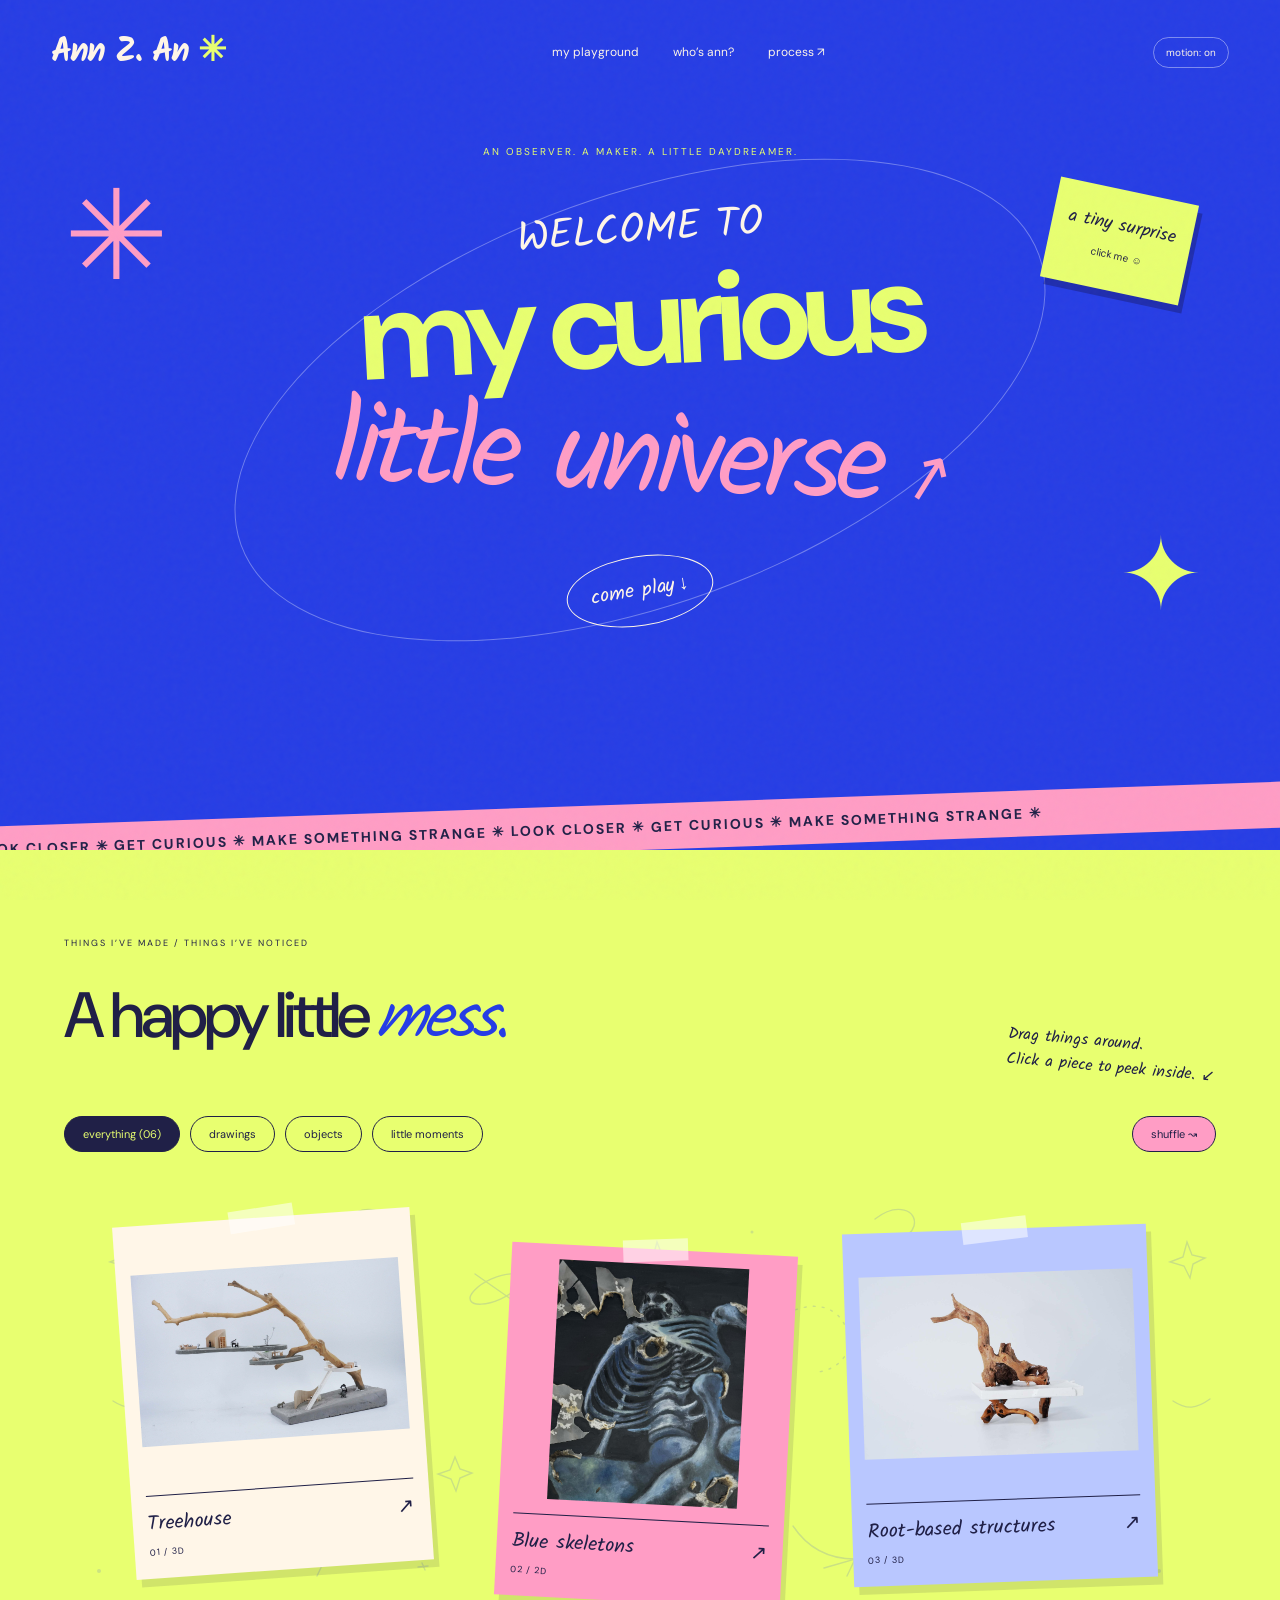
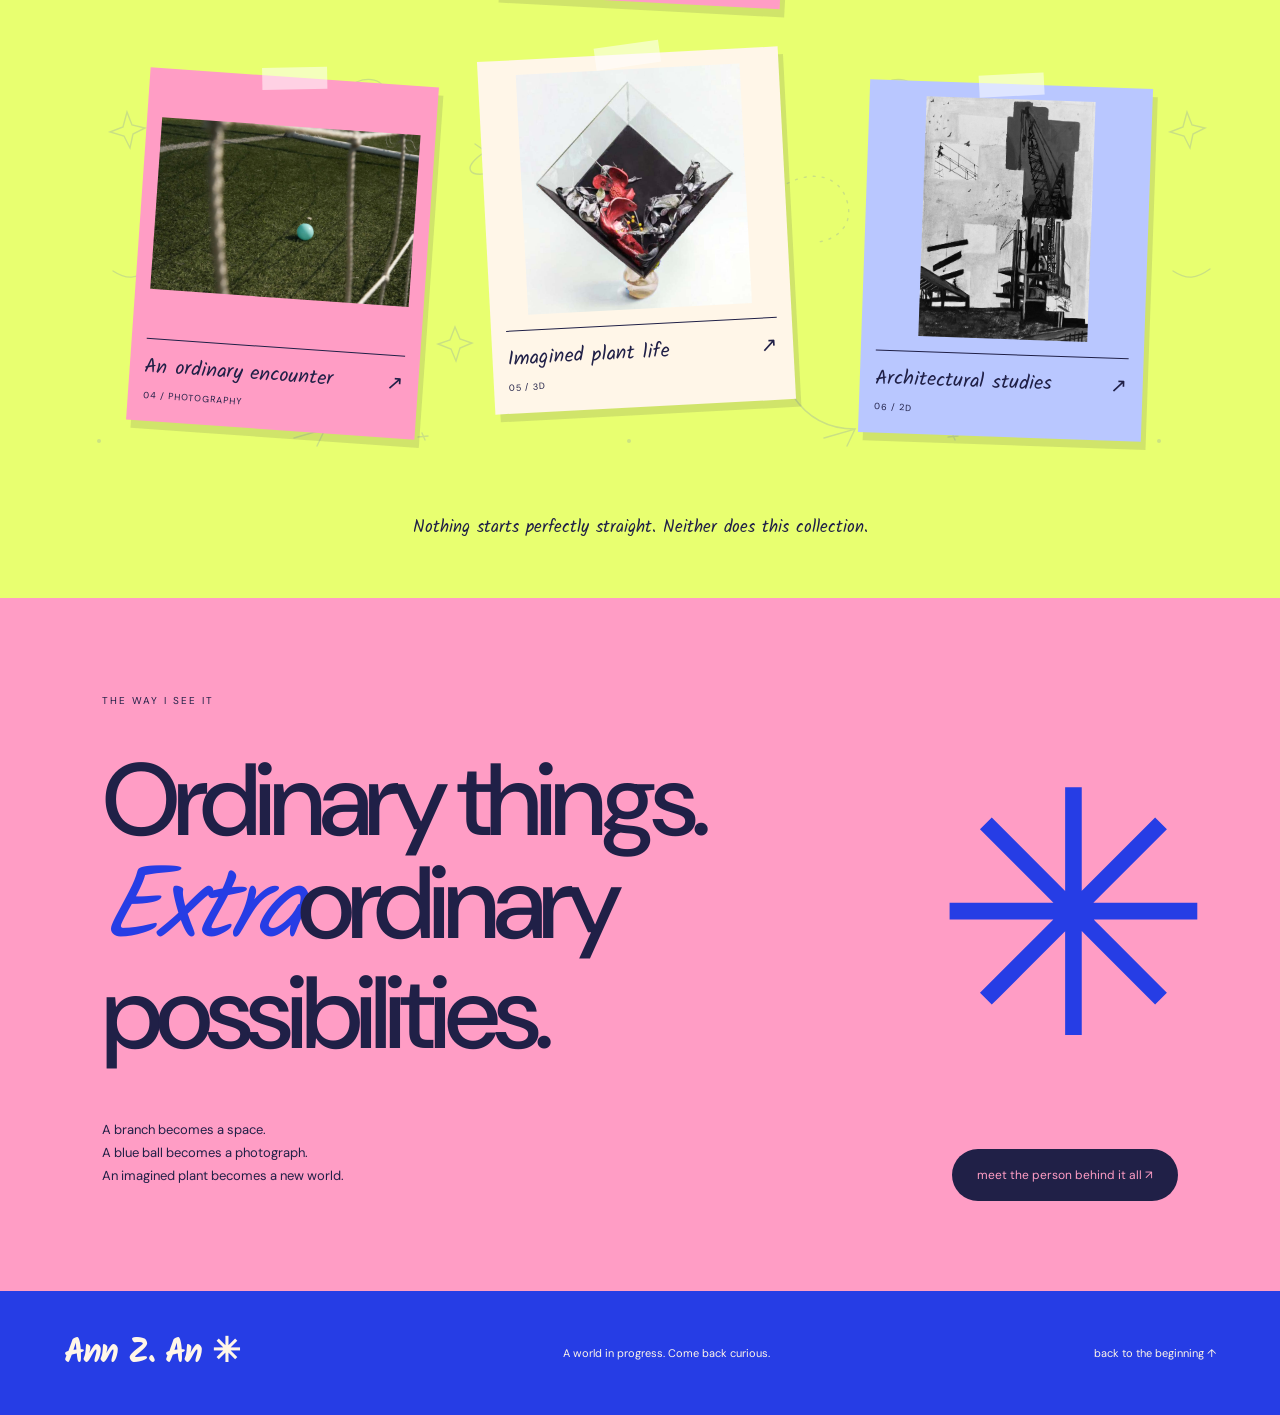
<file: index.html>
<!doctype html><html lang="en"><head><meta charset="utf-8"><meta name="viewport" content="width=device-width,initial-scale=1"><title>Ann Z. An — A curious little universe</title><meta name="description" content="Step into Ann Z. An’s playful world of observations, objects and imagined possibilities."><link rel="stylesheet" href="universe.css"></head><body><div class="grain" aria-hidden="true"></div><header><a class="brand" href="#">Ann Z. An<span>✳</span></a><nav><a href="#playground">my playground</a><button id="about-open">who’s ann?</button><a href="identity.html">process ↗</a></nav><button id="motion" aria-pressed="false">motion: on</button></header><main><section class="intro"><div class="topnote">AN OBSERVER. A MAKER. A LITTLE DAYDREAMER.</div><h1><span>WELCOME TO</span><strong>my curious</strong><em>little universe<span>↗</span></em></h1><a class="enter" href="#playground">come play <span>↓</span></a><span class="scribble star s1" aria-hidden="true">✳</span><span class="scribble star s2" aria-hidden="true">✦</span><span class="orbit" aria-hidden="true"></span><button class="floating-note" id="surprise">a tiny surprise<br><span>click me ☺</span></button><div class="ticker"><div>LOOK CLOSER ✳ GET CURIOUS ✳ MAKE SOMETHING STRANGE ✳ LOOK CLOSER ✳ GET CURIOUS ✳ MAKE SOMETHING STRANGE ✳ </div></div></section><section id="playground"><div class="play-heading"><div><span class="label">THINGS I’VE MADE / THINGS I’VE NOTICED</span><h2>A happy little <i>mess.</i></h2></div><p>Drag things around.<br>Click a piece to peek inside. ↙</p></div><div class="filters" aria-label="Filter works"><button data-filter="All" class="selected">everything (06)</button><button data-filter="2D">drawings</button><button data-filter="3D">objects</button><button data-filter="Photography">little moments</button><button id="shuffle">shuffle ↝</button></div><div id="desk"></div><p class="desk-note">Nothing starts perfectly straight. Neither does this collection.</p></section><section class="manifesto"><span>THE WAY I SEE IT</span><h2>Ordinary things.<br><i>Extra</i>ordinary<br>possibilities.</h2><div class="manifesto-bottom"><p>A branch becomes a space.<br>A blue ball becomes a photograph.<br>An imagined plant becomes a new world.</p><button id="about-open-2">meet the person behind it all ↗</button></div><span class="big-star" aria-hidden="true">✳</span></section></main><footer><a class="brand" href="#">Ann Z. An ✳</a><p>A world in progress. Come back curious.</p><a href="#">back to the beginning ↑</a></footer><div id="project-close-zone" hidden><button id="floating-project-close" aria-label="Close current project">×<span>close</span></button></div><dialog id="project"><button class="close" aria-label="Close project">back to my universe ×</button><div id="project-content"></div><button id="next">another discovery →</button></dialog><dialog id="about"><button class="close" aria-label="Close about">close the notebook ×</button><div class="notebook"><div class="book-left"><span class="label">A FEW PAGES ABOUT ME</span><h2>Hello,<br>I’m <i>Ann.</i></h2><div class="portrait-art">a / a<span>☺</span></div><p>Observer, maker,<br>collector of small wonders.</p></div><div class="book-right"><span id="page-number">01 / 03</span><div id="page-copy"></div><button id="turn-page">turn the page ↷</button></div></div></dialog><div id="confetti" aria-hidden="true"></div><script src="universe.js"></script></body></html>
</file>
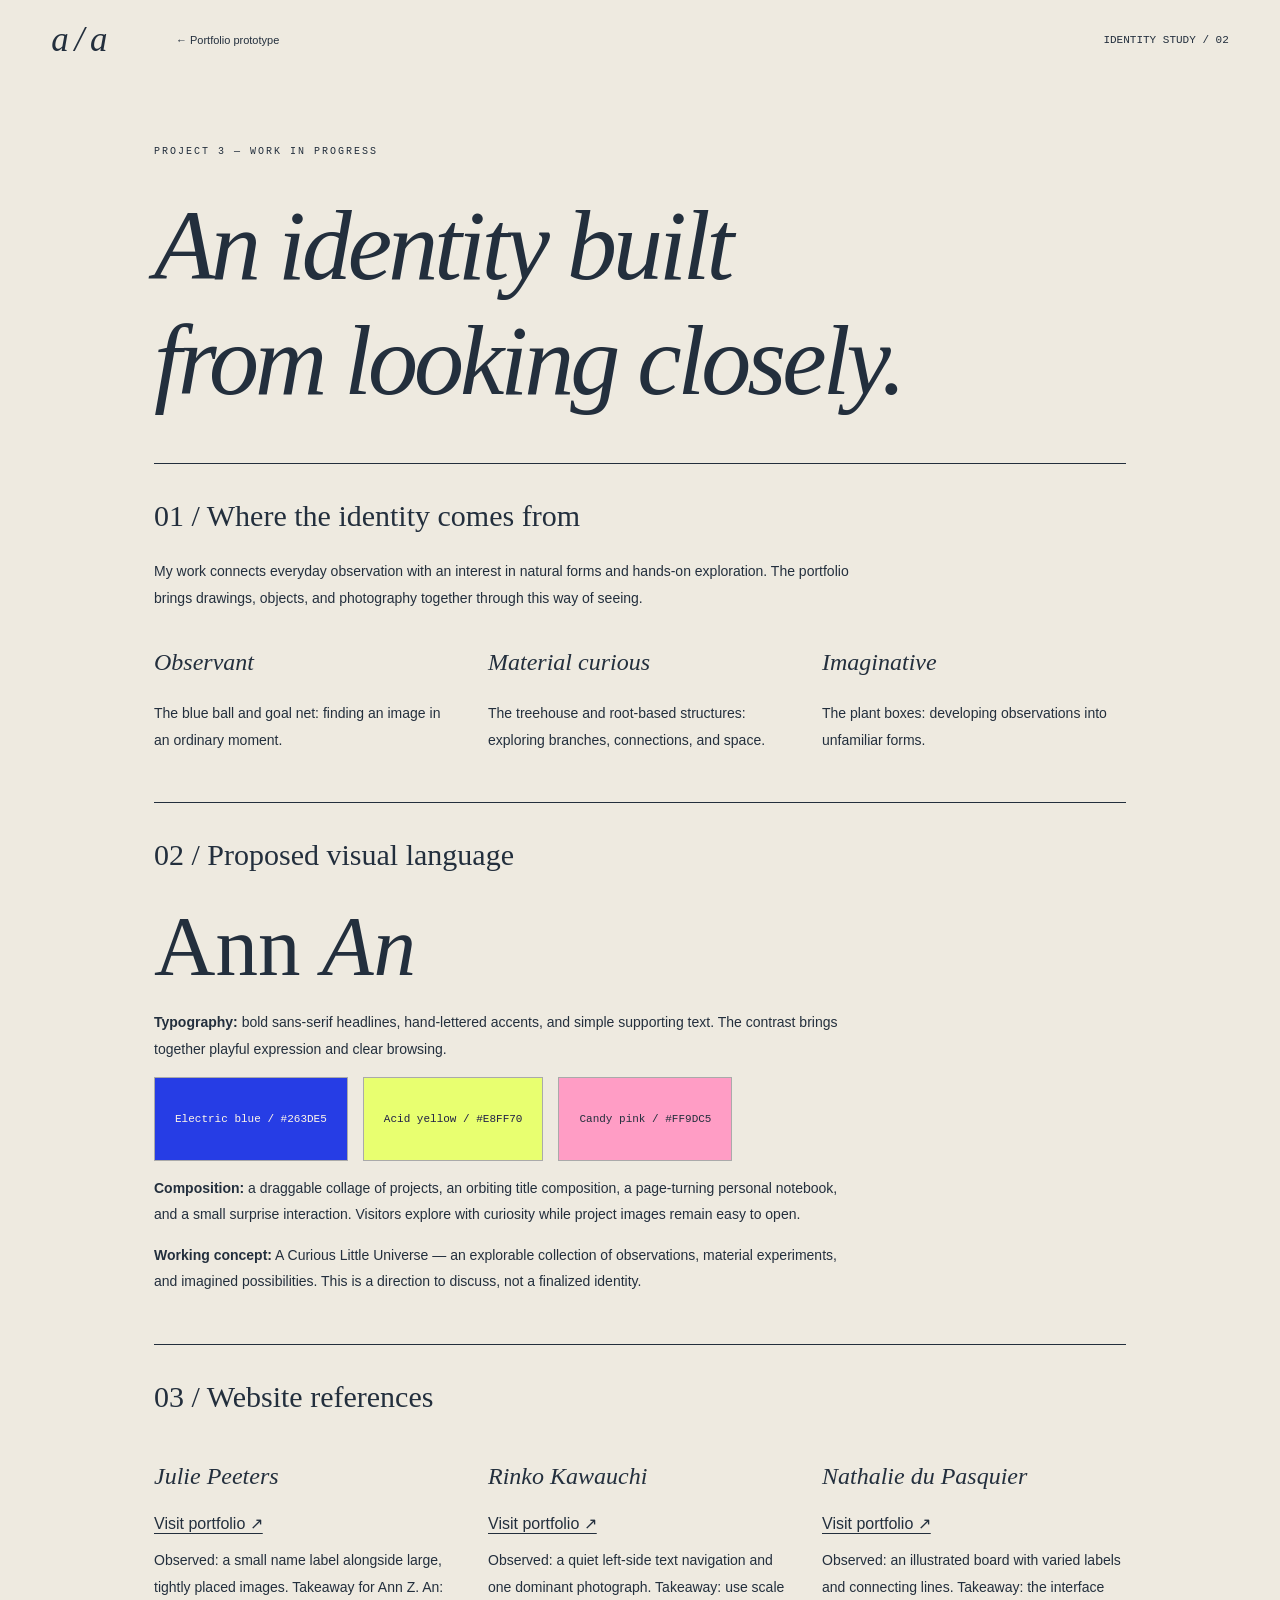
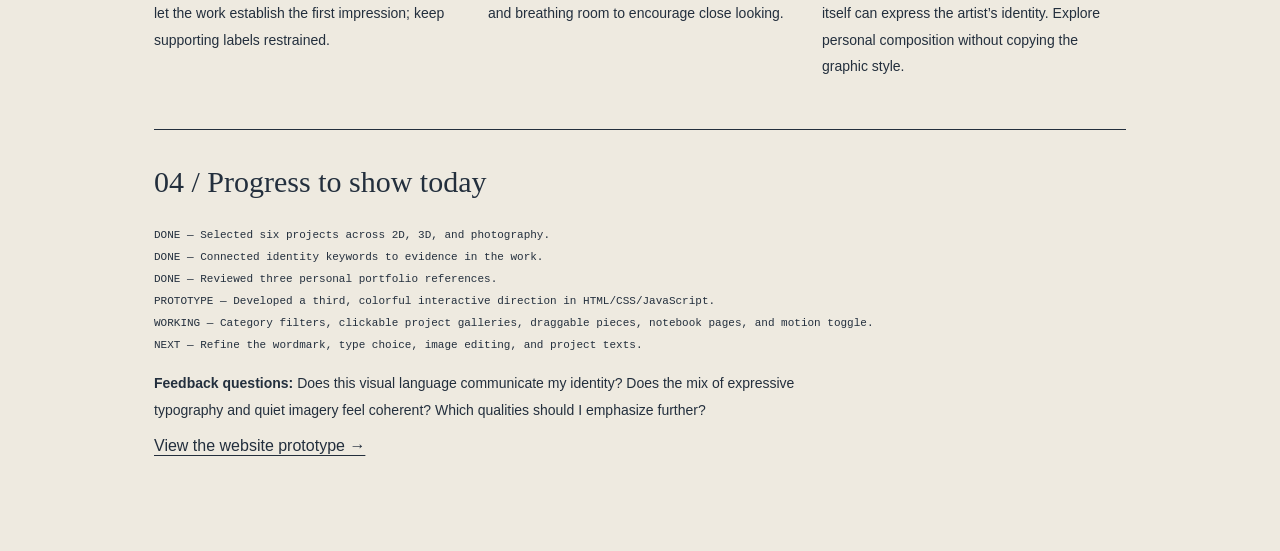
<file: identity.html>
<!doctype html><html lang="en"><head><meta charset="utf-8"><meta name="viewport" content="width=device-width,initial-scale=1"><title>Ann Z. An — Identity study</title><link rel="stylesheet" href="style.css"><style>.notes{max-width:1100px;margin:auto;padding:60px 5%}.notes h1{font:italic clamp(55px,8vw,100px) Georgia,serif;letter-spacing:-4px;margin:30px 0 45px}.notes section{padding:35px 0;border-top:1px solid var(--ink)}.notes h2{font:30px Georgia,serif;margin-bottom:25px}.notes p{font-size:14px;line-height:1.9;max-width:700px}.note-grid{display:grid;grid-template-columns:repeat(3,1fr);gap:30px}.notes h3{font:italic 24px Georgia,serif}.swatches{display:flex;gap:15px}.swatches span{padding:35px 20px;border:1px solid #aaa;font:11px monospace}.sample{font-family:Didot,'Bodoni 72',Georgia,serif;font-size:85px}.status{font:11px monospace;line-height:2}.notes a{text-decoration:underline;text-underline-offset:4px}@media(max-width:700px){.note-grid{grid-template-columns:1fr}.swatches{flex-wrap:wrap}}</style></head><body><header><a class="logo" href="index.html">a / a</a><nav><a href="index.html">← Portfolio prototype</a></nav><span class="header-note">IDENTITY STUDY / 02</span></header><main class="notes"><span class="eyebrow">PROJECT 3 — WORK IN PROGRESS</span><h1>An identity built<br>from looking closely.</h1><section><h2>01 / Where the identity comes from</h2><p>My work connects everyday observation with an interest in natural forms and hands-on exploration. The portfolio brings drawings, objects, and photography together through this way of seeing.</p><div class="note-grid"><div><h3>Observant</h3><p>The blue ball and goal net: finding an image in an ordinary moment.</p></div><div><h3>Material curious</h3><p>The treehouse and root-based structures: exploring branches, connections, and space.</p></div><div><h3>Imaginative</h3><p>The plant boxes: developing observations into unfamiliar forms.</p></div></div></section><section><h2>02 / Proposed visual language</h2><div class="sample">Ann <i>An</i></div><p><b>Typography:</b> bold sans-serif headlines, hand-lettered accents, and simple supporting text. The contrast brings together playful expression and clear browsing.</p><div class="swatches"><span style="background:#263de5;color:#fff6e8">Electric blue / #263DE5</span><span style="background:#e8ff70;color:#202047">Acid yellow / #E8FF70</span><span style="background:#ff9dc5">Candy pink / #FF9DC5</span></div><p><b>Composition:</b> a draggable collage of projects, an orbiting title composition, a page-turning personal notebook, and a small surprise interaction. Visitors explore with curiosity while project images remain easy to open.</p><p><b>Working concept:</b> A Curious Little Universe — an explorable collection of observations, material experiments, and imagined possibilities. This is a direction to discuss, not a finalized identity.</p></section><section><h2>03 / Website references</h2><div class="note-grid"><div><h3>Julie Peeters</h3><a href="https://juliempeeters.com/" target="_blank" rel="noopener">Visit portfolio ↗</a><p>Observed: a small name label alongside large, tightly placed images. Takeaway for Ann Z. An: let the work establish the first impression; keep supporting labels restrained.</p></div><div><h3>Rinko Kawauchi</h3><a href="https://rinkokawauchi.com/en/" target="_blank" rel="noopener">Visit portfolio ↗</a><p>Observed: a quiet left-side text navigation and one dominant photograph. Takeaway: use scale and breathing room to encourage close looking.</p></div><div><h3>Nathalie du Pasquier</h3><a href="https://nathaliedupasquier.com/" target="_blank" rel="noopener">Visit portfolio ↗</a><p>Observed: an illustrated board with varied labels and connecting lines. Takeaway: the interface itself can express the artist’s identity. Explore personal composition without copying the graphic style.</p></div></div></section><section><h2>04 / Progress to show today</h2><div class="status">DONE — Selected six projects across 2D, 3D, and photography.<br>DONE — Connected identity keywords to evidence in the work.<br>DONE — Reviewed three personal portfolio references.<br>PROTOTYPE — Developed a third, colorful interactive direction in HTML/CSS/JavaScript.<br>WORKING — Category filters, clickable project galleries, draggable pieces, notebook pages, and motion toggle.<br>NEXT — Refine the wordmark, type choice, image editing, and project texts.</div><p><b>Feedback questions:</b> Does this visual language communicate my identity? Does the mix of expressive typography and quiet imagery feel coherent? Which qualities should I emphasize further?</p><a href="index.html">View the website prototype →</a></section></main></body></html>
</file>
<file: universe.css>
@import url('https://fonts.googleapis.com/css2?family=DM+Sans:wght@400;500;700&family=Kalam:wght@400;700&display=swap');
:root{--blue:#263de5;--lime:#e8ff70;--pink:#ff9dc5;--ink:#202047;--paper:#fff6e8}*{box-sizing:border-box}html{scroll-behavior:smooth}body{margin:0;background:var(--blue);color:var(--paper);font-family:'DM Sans',Arial,sans-serif}a{color:inherit;text-decoration:none}button{font:inherit;cursor:pointer;color:inherit}header{position:absolute;top:0;left:0;right:0;z-index:5;display:flex;align-items:center;justify-content:space-between;padding:25px 4%}.brand{font-family:'Kalam','Comic Sans MS',cursive;font-size:34px;font-weight:700;letter-spacing:-2px}.brand span{color:var(--lime);padding-left:10px}nav{display:flex;gap:28px;align-items:center;font-size:12px}nav button,#motion{background:none;border:0;font-size:12px}nav a:hover,nav button:hover{text-decoration:underline;text-underline-offset:5px}#motion{border:1px solid #ffffff66;border-radius:30px;padding:8px 12px;font-size:10px}.grain{pointer-events:none;position:fixed;inset:0;z-index:50;opacity:.07;background-image:url("data:image/svg+xml,%3Csvg viewBox='0 0 180 180' xmlns='http://www.w3.org/2000/svg'%3E%3Cfilter id='n'%3E%3CfeTurbulence type='fractalNoise' baseFrequency='.8' numOctaves='3' stitchTiles='stitch'/%3E%3C/filter%3E%3Cpath fill='%23fff' filter='url(%23n)' opacity='.5' d='M0 0h180v180H0z'/%3E%3C/svg%3E")}.intro{position:relative;padding:145px 7% 140px;overflow:hidden;min-height:850px}.topnote{font-size:10px;letter-spacing:2px;text-align:center;color:var(--lime)}h1{text-align:center;margin:40px auto 25px;position:relative;z-index:2;font-weight:400;max-width:1000px}h1>span{display:block;font-family:'Kalam','Comic Sans MS',cursive;font-size:clamp(25px,3.2vw,44px);transform:rotate(-4deg);margin-bottom:-12px}h1 strong{display:block;font-size:clamp(72px,10vw,150px);font-weight:700;letter-spacing:-8px;line-height:1.1;color:var(--lime);transform:rotate(-3deg)}h1 em{font-family:'Kalam','Comic Sans MS',cursive;font-size:clamp(65px,9vw,135px);letter-spacing:-7px;line-height:1.2;font-style:normal;display:block;color:var(--pink);transform:rotate(2deg)}h1 em span{display:inline-block;font-family:Arial;font-size:.55em;transform:rotate(-15deg);padding-left:20px}.intro-copy{text-align:center;font-size:14px;line-height:1.8}.enter{display:flex;align-items:center;justify-content:space-between;width:148px;margin:25px auto 0;border:1px solid var(--paper);border-radius:50%;padding:18px 24px;font-family:'Kalam',cursive;font-size:20px;transform:rotate(-9deg);position:relative;z-index:3}.enter:hover{background:var(--pink);color:var(--ink)}.scribble{position:absolute;pointer-events:none}.s1{font-size:125px;color:var(--pink);top:155px;left:5%;animation:spin 24s linear infinite}.s2{font-size:100px;right:6%;top:510px;color:var(--lime);animation:bob 4s ease-in-out infinite}.orbit{position:absolute;border:1px solid #ffffff55;width:850px;height:410px;border-radius:50%;top:195px;left:calc(50% - 425px);transform:rotate(-20deg)}.floating-note{position:absolute;right:7%;top:190px;background:var(--lime);color:var(--ink);border:0;padding:22px 16px;transform:rotate(12deg);font-family:'Kalam',cursive;font-size:18px;box-shadow:5px 7px 0 #171b6770;z-index:3;animation:bob 5s ease-in-out infinite}.floating-note span{font:10px 'DM Sans',Arial}.ticker{position:absolute;bottom:0;left:-2%;width:104%;background:var(--pink);color:var(--ink);padding:14px 0;transform:rotate(-2deg);font-size:14px;font-weight:700;letter-spacing:2px;overflow:hidden;white-space:nowrap}.ticker div{width:max-content;animation:marquee 27s linear infinite}#playground{background:var(--lime);color:var(--ink);padding:80px 5% 40px}.play-heading{display:flex;align-items:end;justify-content:space-between}.label{font-size:9px;letter-spacing:2px}h2{font-weight:500}.play-heading h2{font-size:clamp(40px,5vw,72px);letter-spacing:-4px;margin:18px 0 25px}.play-heading i{font-family:'Kalam',cursive;color:var(--blue)}.play-heading p{font-family:'Kalam',cursive;font-size:16px;transform:rotate(5deg)}.filters{display:flex;gap:10px;flex-wrap:wrap;margin-top:20px}.filters button{background:none;border:1px solid var(--ink);border-radius:25px;padding:10px 18px;font-size:11px}.filters .selected,.filters button:hover{background:var(--ink);color:var(--lime)}#shuffle{margin-left:auto;background:var(--pink)}#desk{position:relative;min-height:1100px;margin-top:45px}.piece{position:absolute;width:29%;border:0;padding:15px 15px 20px;background:var(--paper);color:var(--ink);box-shadow:5px 8px 0 #2020471f;transform:rotate(var(--tilt));transition:box-shadow .2s,scale .2s;touch-action:none;user-select:none;cursor:grab}.piece:hover{z-index:10;box-shadow:10px 15px 0 #20204722;scale:1.025}.piece:active{cursor:grabbing}.piece img{width:100%;height:240px;object-fit:contain;pointer-events:none}.piece:nth-child(2n){background:var(--pink)}.piece:nth-child(3n){background:#b9c7ff}.piece .caption{display:flex;justify-content:space-between;align-items:center;border-top:1px solid var(--ink);padding-top:12px;margin-top:10px;font-family:'Kalam',cursive;font-size:20px;text-align:left}.piece small{display:block;text-align:left;font-size:9px;letter-spacing:1px;margin-top:6px}.piece::before{content:'';position:absolute;width:65px;height:22px;background:#ffffff88;top:-10px;left:calc(50% - 32px);transform:rotate(-5deg)}.desk-note{text-align:center;font-family:'Kalam',cursive;font-size:17px}.manifesto{position:relative;overflow:hidden;padding:90px 8%;background:var(--pink);color:var(--ink)}.manifesto>span:first-child{font-size:10px;letter-spacing:2px}.manifesto h2{font-size:clamp(55px,8vw,115px);line-height:1;letter-spacing:-6px;position:relative;z-index:1;margin:40px 0}.manifesto i{font-family:'Kalam',cursive;color:var(--blue)}.manifesto-bottom{display:flex;justify-content:space-between;align-items:end}.manifesto p{font-size:13px;line-height:1.8}.manifesto button{background:var(--ink);color:var(--pink);border:0;border-radius:30px;padding:18px 25px;font-size:12px}.big-star{position:absolute;right:5%;top:100px;font-size:340px;color:var(--blue);animation:spin 50s linear infinite}footer{padding:35px 5%;display:flex;align-items:center;justify-content:space-between}footer p,footer>a:last-child{font-size:11px}dialog{background:var(--paper);color:var(--ink);border:0;width:min(1050px,94vw);max-height:92vh;padding:35px;transform:rotate(-.5deg);box-shadow:12px 15px 0 #141c7055}dialog::backdrop{background:#111850cc;backdrop-filter:blur(8px)}.close{display:block;margin-left:auto;background:none;border:0;font:16px 'Kalam',cursive;margin-bottom:28px}#project h2{font:55px 'Kalam',cursive;margin:15px 0}#project .description{font-size:14px;line-height:1.8;max-width:660px;margin-bottom:35px}.gallery{display:grid;grid-template-columns:1fr 1fr;gap:20px}.gallery img{width:100%;height:350px;object-fit:contain;background:#e8e2d5;padding:15px}.gallery img:first-child{grid-column:1/-1;height:500px}#next,#turn-page{background:var(--blue);color:var(--paper);border:0;padding:14px 23px;border-radius:30px;margin-top:25px}#about{background:var(--pink)}.notebook{display:grid;grid-template-columns:1fr 1fr;background:var(--paper);border-radius:12px;border:2px solid var(--ink)}.book-left,.book-right{padding:40px;position:relative}.book-left{border-right:2px dashed var(--ink)}.book-left h2{font:64px 'Kalam',cursive;line-height:1.1;margin:25px 0}.book-left p{font:19px 'Kalam',cursive}.portrait-art{font:italic 70px Georgia,serif;background:var(--blue);color:var(--lime);transform:rotate(-6deg);padding:20px;text-align:center;border:10px solid white;box-shadow:5px 5px 0 #0002}.portrait-art span{display:block;font:55px Arial}.book-right{display:flex;flex-direction:column;justify-content:center;background:repeating-linear-gradient(transparent 0 29px,#b8bcce55 29px 30px)}#page-number{font:10px monospace}#page-copy h3{font:35px 'Kalam',cursive}#page-copy p{font-size:14px;line-height:2.1}#turn-page{align-self:start}#confetti{position:fixed;inset:0;pointer-events:none;z-index:100;overflow:hidden}.confetti{position:absolute;font-family:'Kalam',cursive;animation:fall 2.4s ease-in forwards;font-size:38px}.still *,.still *::before{animation:none!important;scroll-behavior:auto!important}.piece.hidden{display:none}button:focus-visible,a:focus-visible{outline:3px dashed currentColor;outline-offset:6px}@keyframes spin{to{transform:rotate(360deg)}}@keyframes bob{50%{translate:0 -15px}}@keyframes marquee{to{transform:translateX(-50%)}}@keyframes fall{from{translate:0 -100px;rotate:0deg}to{translate:80px 110vh;rotate:400deg;opacity:0}}@media(max-width:700px){header{padding:20px 5%}.brand{font-size:26px}nav{gap:15px;font-size:10px}nav button{font-size:10px}nav a:last-child{display:none}#motion{font-size:8px;padding:6px}.intro{padding:140px 5% 110px;min-height:710px}.topnote{font-size:8px;letter-spacing:1px}h1{margin-top:65px}h1 strong{font-size:17vw;letter-spacing:-5px}h1 em{font-size:15vw;letter-spacing:-4px}h1>span{font-size:25px;margin-bottom:0}.s1{font-size:65px;top:105px;left:5%}.s2{font-size:65px;top:510px}.floating-note{top:75px;right:9%;font-size:12px;padding:10px;rotate:5deg}.intro-copy{font-size:12px;margin-top:35px}.orbit{width:600px;height:250px;left:calc(50% - 300px);top:230px}.play-heading{display:block}.play-heading h2{font-size:45px;letter-spacing:-2px}.play-heading p{font-size:14px;transform:none}.filters{gap:7px}.filters button{padding:8px 12px;font-size:10px}#shuffle{margin-left:0}#desk{min-height:1600px}.piece{width:44%;padding:10px}.piece img{height:180px}.piece .caption{font-size:16px}.piece small{font-size:8px}.manifesto{padding:65px 6%}.manifesto h2{font-size:14vw;letter-spacing:-3px}.big-star{font-size:170px;right:-40px;top:40px;opacity:.6}.manifesto-bottom{display:block}.manifesto button{margin-top:20px}footer{gap:20px}footer p{display:none}footer>a:last-child{font-size:9px}dialog{padding:20px}.notebook{grid-template-columns:1fr}.book-left{border-right:0;border-bottom:2px dashed}.book-left,.book-right{padding:25px}.book-left h2{font-size:45px}.portrait-art{display:none}.gallery{grid-template-columns:1fr}.gallery img,.gallery img:first-child{height:330px}#project h2{font-size:36px}}@media(prefers-reduced-motion:reduce){*{animation:none!important;scroll-behavior:auto!important}}

/* Consistent single-column project galleries. */
#project{transform:none;padding:40px clamp(20px,5vw,65px)}
#project .gallery{display:flex;flex-direction:column;gap:48px;max-width:780px;margin:35px auto 10px}
#project .gallery-item{margin:0;width:100%;display:flex;flex-direction:column;align-items:center}
#project .gallery-item img,#project .gallery-item:first-child img{display:block;width:100%;height:auto;max-height:none;object-fit:contain;background:transparent;padding:0}
#project .gallery-item.portrait img{width:68%}
#project .gallery-item figcaption{display:flex;align-items:baseline;gap:16px;width:100%;padding-top:15px;margin-top:4px;border-bottom:1px solid #20204722;padding-bottom:22px}
#project .image-number{font-size:10px;letter-spacing:1px;color:var(--blue);flex-shrink:0}
#project figcaption p{margin:0;font-size:13px;line-height:1.8;max-width:650px}
@media(max-width:700px){#project{padding:24px 20px}#project .gallery{gap:35px}#project .gallery-item.portrait img{width:80%}#project figcaption p{font-size:12px}}

#project-close-zone{position:fixed;right:26px;top:26px;width:100px;height:95px;z-index:100;display:flex;align-items:flex-start;justify-content:flex-end}
#project-close-zone[hidden]{display:none}
#floating-project-close{width:50px;height:50px;border:1px solid var(--ink);border-radius:50%;background:var(--paper);color:var(--ink);box-shadow:3px 4px 0 #20204722;font-size:30px;line-height:1;display:flex;align-items:center;justify-content:center;position:relative;opacity:0;transition:opacity .18s,transform .18s;transform:translateY(-5px)}
#floating-project-close span{position:absolute;top:55px;font-size:10px;letter-spacing:1px;background:var(--paper);padding:4px 8px;border-radius:8px}
#project-close-zone:hover #floating-project-close,#project-close-zone:focus-within #floating-project-close{opacity:1;transform:none}
@media(hover:none){#project-close-zone{right:18px;top:18px;width:44px;height:44px}#floating-project-close{opacity:1;transform:none;width:38px;height:38px;font-size:25px}#floating-project-close span{display:none}}
@media(prefers-reduced-motion:reduce){#floating-project-close{transition:none}}

#desk{min-height:0!important;transition:height .3s ease;margin-top:35px}.piece{transition:left .4s ease,top .4s ease,transform .4s ease,box-shadow .2s,scale .2s}.piece:active{transition:box-shadow .2s,scale .2s}@media(prefers-reduced-motion:reduce){#desk,.piece{transition:none}}
/* Quiet marks beneath the movable pinboard. */
#desk{isolation:isolate}
#desk::before{content:'';position:absolute;inset:-15px 0;z-index:-1;pointer-events:none;background-image:url("data:image/svg+xml,%3Csvg xmlns='http://www.w3.org/2000/svg' width='530' height='470' viewBox='0 0 530 470'%3E%3Cg fill='none' stroke='%23263de5' stroke-width='1.4' stroke-linecap='round' opacity='.16'%3E%3Cpath d='M63 70l5 13 13 3-12 6-3 14-6-12-14-4 13-5zM391 285l5 12 12 4-12 5-4 13-5-12-13-5 12-4z'/%3E%3Cpath d='M281 47c22-17 43-9 39 7-4 15-32 18-26 33 5 11 24 11 37-1M112 323c12-18 28-23 43-14 11 7 15 21 7 31-8 12-23 12-31 3-6-7-4-17 4-20'/%3E%3Cellipse cx='432' cy='117' rx='28' ry='11' transform='rotate(-24 432 117)'/%3E%3Cpath d='M411 102l43 30M230 396l31-9-8 17M261 387c-31 0-50-15-62-33'/%3E%3Cpath d='M49 229c14 9 23 8 37-2M358 391l3 7m-7-3 10-1'/%3E%3Cpath stroke-dasharray='2 7' d='M178 151c36-27 67-19 75 8 7 22-8 38-29 41'/%3E%3C/g%3E%3Cg fill='%23263de5' opacity='.15'%3E%3Ccircle cx='35' cy='399' r='2'/%3E%3Ccircle cx='340' cy='200' r='2'/%3E%3Ccircle cx='476' cy='365' r='2'/%3E%3Ccircle cx='158' cy='60' r='1.5'/%3E%3C/g%3E%3C/svg%3E");background-size:530px 470px}

.piece{transition:left .4s ease,top .4s ease,transform .4s ease,box-shadow .2s,scale .2s,background-color 1.1s ease}.piece:active{transition:box-shadow .2s,scale .2s,background-color 1.1s ease}@media(prefers-reduced-motion:reduce){.piece{transition:none}}
</file>
<file: style.css>
:root{--paper:#f5f3ed;--ink:#30352d;--green:#65715b;--line:#d9d9ce}*{box-sizing:border-box}html{scroll-behavior:smooth;scroll-padding-top:35px}body{margin:0;background:var(--paper);color:var(--ink);font-family:Arial,Helvetica,sans-serif}a{color:inherit;text-decoration:none}button{font:inherit;color:inherit;cursor:pointer}header{padding:30px 5%;display:flex;align-items:center;border-bottom:1px solid var(--line);gap:60px}.logo{font-size:29px;letter-spacing:-1.5px}.dot{color:var(--green);padding-left:12px}nav{display:flex;gap:30px;font-size:13px}nav a:hover,footer a:hover{text-decoration:underline}.header-note{margin-left:auto;font-size:11px;color:#74786b}.hero{padding:78px 8% 56px;position:relative}.eyebrow{font-size:10px;letter-spacing:2px;color:var(--green)}h1{font-size:clamp(60px,7.6vw,112px);font-weight:400;letter-spacing:-6px;line-height:1.05;margin:33px 0 35px}em{font-family:Georgia,'Times New Roman',serif;font-weight:400;color:var(--green)}.hero-bottom{display:flex;justify-content:space-between;align-items:end;max-width:970px}.hero-bottom p{font-size:14px;line-height:1.8;color:#6e7368}.explore{font-size:12px;border-bottom:1px solid var(--ink);padding-bottom:12px;min-width:160px}.explore span{float:right;font-size:24px}.margin-note{position:absolute;right:8%;top:126px;font-family:Georgia,serif;font-style:italic;font-size:15px;color:#7c846f;transform:rotate(7deg);line-height:1.4}.work{padding:40px 5% 85px}.section-heading{display:flex;align-items:center;justify-content:space-between;border-top:1px solid var(--line);padding:26px 0 32px}h2{font-weight:400;font-size:24px;margin:0}sup{font-size:11px;color:#818676;vertical-align:top;margin-left:8px}.filters{display:flex;gap:9px}.filters button{background:none;border:1px solid transparent;border-radius:30px;padding:8px 17px;font-size:12px}.filters button:hover{border-color:var(--line)}.filters .active{background:var(--ink);color:var(--paper)}.grid{display:grid;grid-template-columns:1fr 1fr;gap:55px 32px}.card{border:none;padding:0;background:none;text-align:left;width:100%}.image-wrap{height:440px;background:#e9e7df;overflow:hidden;position:relative;display:flex;align-items:center;justify-content:center}.image-wrap img{width:100%;height:100%;object-fit:contain;padding:25px;transition:transform .5s}.card:nth-child(3n+2) .image-wrap{background:#e5e7dd}.card:nth-child(3n) .image-wrap{background:#e5e8e7}.card:hover img{transform:scale(1.035)}.arrow{position:absolute;right:18px;bottom:18px;background:var(--paper);border-radius:50%;width:38px;height:38px;display:grid;place-items:center;font-size:23px}.caption{display:flex;align-items:center;justify-content:space-between;margin-top:18px}.caption h3{font-size:17px;font-weight:400;margin:0}.caption span{font-size:10px;color:#737b6a;letter-spacing:1px}.sub{font-family:Georgia,serif;font-size:13px;color:#7b8075;margin:8px 0 0}.about{padding:85px 8%;background:#e8eadf;display:grid;grid-template-columns:1fr 2fr;gap:40px}.about h2{font-size:clamp(35px,4vw,56px);line-height:1.15;letter-spacing:-2px;margin-bottom:30px}.about p{max-width:510px;font-size:14px;line-height:1.9;color:#626a58}.keywords{margin-top:32px;font-size:12px;color:var(--green)}.keywords span{padding:0 20px}footer{padding:38px 5%;display:flex;align-items:center;justify-content:space-between}footer p,footer>a:last-child{font-size:11px;color:#71776a}dialog{width:min(1060px,94vw);max-height:94vh;border:1px solid var(--line);padding:50px;background:var(--paper);color:var(--ink)}dialog::backdrop{background:#22291fd1;backdrop-filter:blur(5px)}.close{display:block;margin-left:auto;background:none;border:none;padding:0 0 28px;font-size:13px}.detail-header{display:flex;justify-content:space-between;align-items:center;margin-bottom:25px}.detail-header h2{font-size:38px;font-family:Georgia,serif}.detail-header span{font-size:12px;color:var(--green)}.detail-copy{font-size:15px;line-height:1.8;max-width:680px;margin:25px 0 35px}.gallery{display:grid;grid-template-columns:repeat(2,1fr);gap:20px}.gallery img{width:100%;height:390px;object-fit:contain;background:#e9e7df;padding:15px}.gallery img:first-child{grid-column:1/-1;height:510px}.next{background:var(--ink);color:var(--paper);border:0;padding:14px 22px;margin-top:30px}button:focus-visible,a:focus-visible{outline:2px solid var(--green);outline-offset:5px}@media(max-width:700px){header{padding:23px 6%;gap:20px}.header-note,.margin-note{display:none}nav{margin-left:auto;gap:18px;font-size:11px}.hero{padding:60px 6% 35px}h1{letter-spacing:-3px}.hero-bottom{align-items:start;gap:25px}.hero-bottom p{font-size:12px}.explore{min-width:115px;margin-top:15px}.work{padding:25px 6% 55px}.section-heading{align-items:start;gap:24px;flex-direction:column}.filters{gap:3px}.filters button{padding:8px 14px}.grid{grid-template-columns:1fr;gap:35px}.image-wrap{height:390px}.about{padding:55px 6%;grid-template-columns:1fr;gap:24px}footer{gap:20px;flex-wrap:wrap}footer p{display:none}dialog{padding:24px}.detail-header{display:block}.detail-header h2{font-size:30px;margin-bottom:12px}.gallery{grid-template-columns:1fr}.gallery img,.gallery img:first-child{height:350px}}

.identity{margin:10px 5% 30px;padding:35px 0 45px;border-top:1px solid var(--line);display:grid;grid-template-columns:1.2fr 1fr 1fr 1fr;gap:38px}.identity h2{font-family:Georgia,serif;font-size:26px;line-height:1.25;margin-top:20px}.identity-number{font-size:9px;letter-spacing:1.6px;color:var(--green)}.identity h3{font-weight:400;font-size:16px;margin:22px 0 12px}.identity p{font-size:12px;line-height:1.85;color:#72776a;margin:0}@media(max-width:700px){.identity{margin:15px 6%;grid-template-columns:1fr;gap:28px}.identity h3{margin-top:12px}}

/* Field Notes — identity exploration 02 */
:root{--paper:#eeeae0;--ink:#232f3d;--green:#43516e;--line:#bfc0b9}body{font-family:'Helvetica Neue',Arial,sans-serif}header{padding:20px 4%;gap:70px;border-bottom:0}header .logo{font-family:Georgia,serif;font-style:italic;font-size:35px}nav{font-size:11px}.header-note{font-family:'Courier New',monospace;color:var(--ink)}.studio{padding:25px 4% 60px}.studio-top{display:flex;justify-content:space-between;font-family:'Courier New',monospace;font-size:9px;line-height:1.5;border-top:1px solid var(--ink);padding-top:14px}.studio-top a{border-bottom:1px solid var(--ink);align-self:start;font-family:Georgia,serif;font-style:italic;font-size:14px}.studio-top>span:last-child{text-align:right}.nameplate{font-family:Didot,'Bodoni 72',Georgia,serif;font-size:clamp(100px,22vw,320px);line-height:.85;letter-spacing:-.085em;margin:25px 0 0;white-space:nowrap;font-weight:400;position:relative;border-bottom:1px solid var(--ink);padding-bottom:23px}.nameplate em{font-family:inherit;color:inherit;font-weight:400}.nameplate>span{font-family:Arial,sans-serif;letter-spacing:0;font-size:18px;vertical-align:top;margin-left:15px;display:inline-block;padding-top:15px}.specimen{position:relative;display:grid;grid-template-columns:43% 39% 18%;align-items:center;padding-top:42px;min-height:450px}.hero-art{padding:0;background:none;border:0;position:relative;transform:rotate(-4deg);width:90%;margin-left:3%}.hero-art img{width:100%;height:360px;object-fit:contain;mix-blend-mode:multiply}.hero-art span{display:block;font:9px 'Courier New',monospace;text-align:left;border-top:1px solid var(--ink);padding-top:10px;margin-top:8px}.hero-statement{padding:0 25px}.hero-statement h2{font-family:Georgia,serif;font-size:clamp(30px,3.2vw,49px);letter-spacing:-2px;line-height:1.1;margin:25px 0}.hero-statement h2 em{color:var(--ink)}.hero-statement p{font-size:11px;line-height:1.8;color:#657079}.hero-statement>a{font:11px 'Courier New',monospace;display:inline-block;margin-top:20px;border-bottom:1px solid var(--ink);padding-bottom:7px}.side-photo{margin:90px 0 0;transform:rotate(7deg)}.side-photo img{width:100%;max-height:200px;object-fit:contain}.side-photo figcaption{font:italic 12px Georgia,serif;margin-top:12px;line-height:1.5}.identity{grid-template-columns:1.1fr 1fr 1fr 1fr;border-top:1px solid var(--ink)}.identity h2{font-style:italic}.identity-number,.eyebrow{font-family:'Courier New',monospace;color:var(--ink)}.work{padding-top:10px}.section-heading{border-top:1px solid var(--ink)}.section-heading h2{font:italic 34px Georgia,serif}.filters button{border-radius:0;font:10px 'Courier New',monospace;padding:7px 12px}.grid{grid-template-columns:repeat(12,1fr);gap:65px 25px;align-items:start}.card{grid-column:span 6}.card:nth-child(1){grid-column:1/8}.card:nth-child(2){grid-column:9/13;margin-top:140px}.card:nth-child(3){grid-column:2/6}.card:nth-child(4){grid-column:7/13;margin-top:120px}.card:nth-child(5){grid-column:1/7}.card:nth-child(6){grid-column:9/13;margin-top:160px}.image-wrap,.card:nth-child(3n+2) .image-wrap,.card:nth-child(3n) .image-wrap{background:transparent;height:auto;min-height:200px;overflow:visible}.image-wrap img{height:auto;max-height:580px;object-fit:contain;padding:0;mix-blend-mode:multiply}.arrow{border-radius:0;background:var(--paper);border:1px solid var(--ink);width:28px;height:28px;font-size:18px;bottom:8px;right:8px}.caption{border-top:1px solid var(--ink);padding-top:12px;margin-top:17px}.caption h3{font-family:Georgia,serif;font-size:22px}.caption span{font:9px 'Courier New',monospace}.sub{font-size:12px}.about{background:#243345;color:var(--paper)}.about em,.about .eyebrow,.about .keywords,.about p{color:#d5d6ca}.about h2{font-family:Georgia,serif}footer .logo{font-family:Georgia,serif;font-style:italic}dialog{background:var(--paper)}@media(max-width:700px){.studio-top{font-size:8px;gap:12px}.studio-top a{font-size:11px}.studio-top>span:last-child{display:none}.nameplate{font-size:27vw;margin-top:30px;letter-spacing:-.08em}.nameplate>span{font-size:10px;margin-left:5px}.specimen{grid-template-columns:48% 52%;padding-top:30px;min-height:0}.hero-art img{height:235px}.hero-statement{padding:0 0 0 18px}.hero-statement h2{font-size:27px;letter-spacing:-1px}.hero-statement p{font-size:10px}.hero-statement .eyebrow{font-size:8px;letter-spacing:1px}.side-photo{display:none}.identity{grid-template-columns:1fr 1fr;gap:25px}.identity-intro{grid-column:1/-1}.identity h2{font-size:25px}.grid{grid-template-columns:1fr 1fr;gap:38px 20px}.card:nth-child(n){grid-column:1/-1;margin-top:0}.card:nth-child(even){grid-column:2}.card:nth-child(3){grid-column:1/2}.image-wrap img{max-height:450px}.caption{display:block}.caption span{display:block;margin-top:8px}.caption h3{font-size:20px}.section-heading h2{font-size:30px}}@media(prefers-reduced-motion:reduce){html{scroll-behavior:auto}.image-wrap img{transition:none}}
</file>
